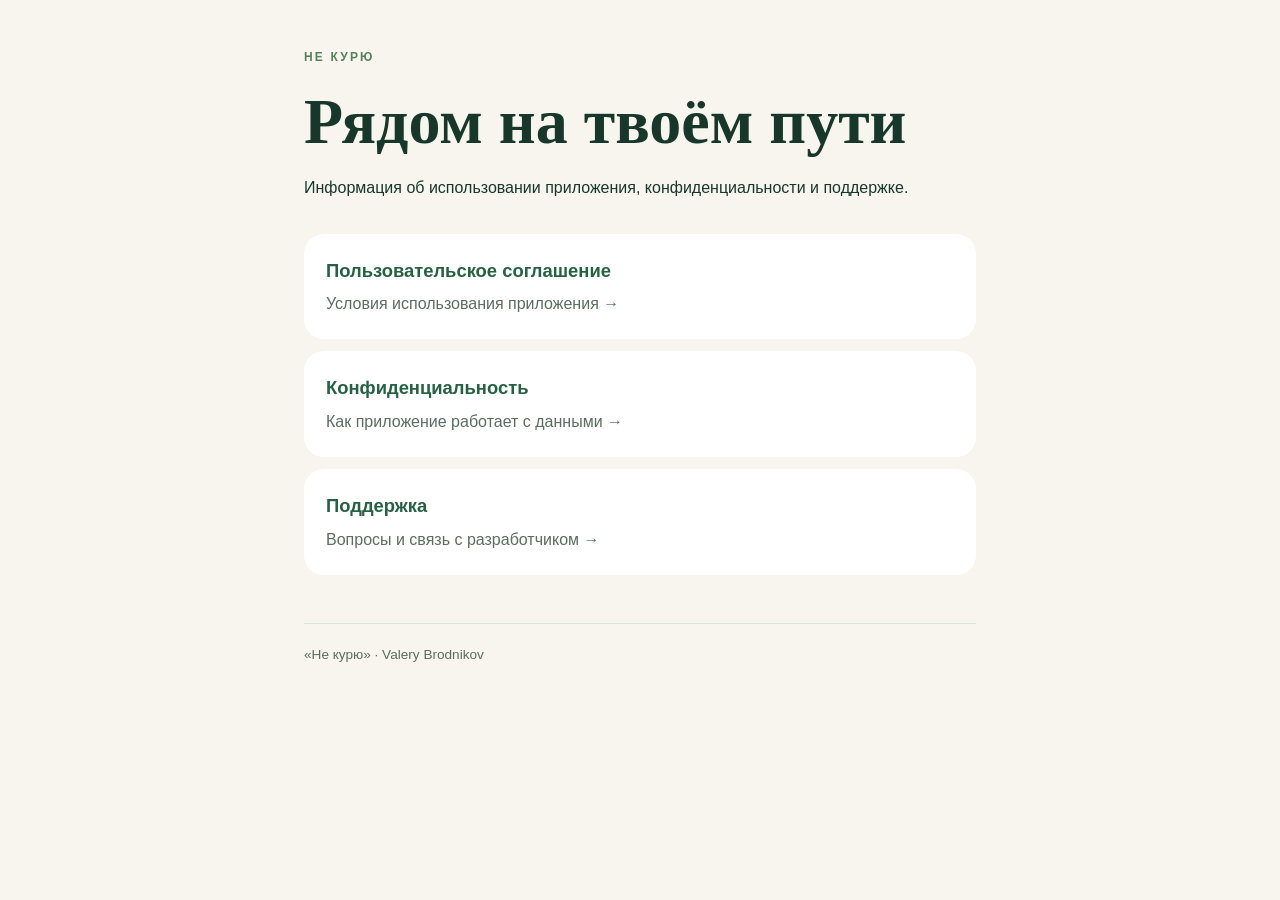
<file: index.html>
<!doctype html>
<html lang="ru">
<head>
  <meta charset="utf-8">
  <meta name="viewport" content="width=device-width, initial-scale=1">
  <title>Не курю — информация</title>
  <link rel="stylesheet" href="style.css">
</head>
<body>
  <main>
    <p class="eyebrow">НЕ КУРЮ</p>
    <h1>Рядом на твоём пути</h1>
    <p>Информация об использовании приложения, конфиденциальности и поддержке.</p>
    <nav aria-label="Информация о приложении">
      <a class="card" href="terms.html"><strong>Пользовательское соглашение</strong><span>Условия использования приложения →</span></a>
      <a class="card" href="privacy.html"><strong>Конфиденциальность</strong><span>Как приложение работает с данными →</span></a>
      <a class="card" href="support.html"><strong>Поддержка</strong><span>Вопросы и связь с разработчиком →</span></a>
    </nav>
    <footer>«Не курю» · Valery Brodnikov</footer>
  </main>
</body>
</html>
</file>
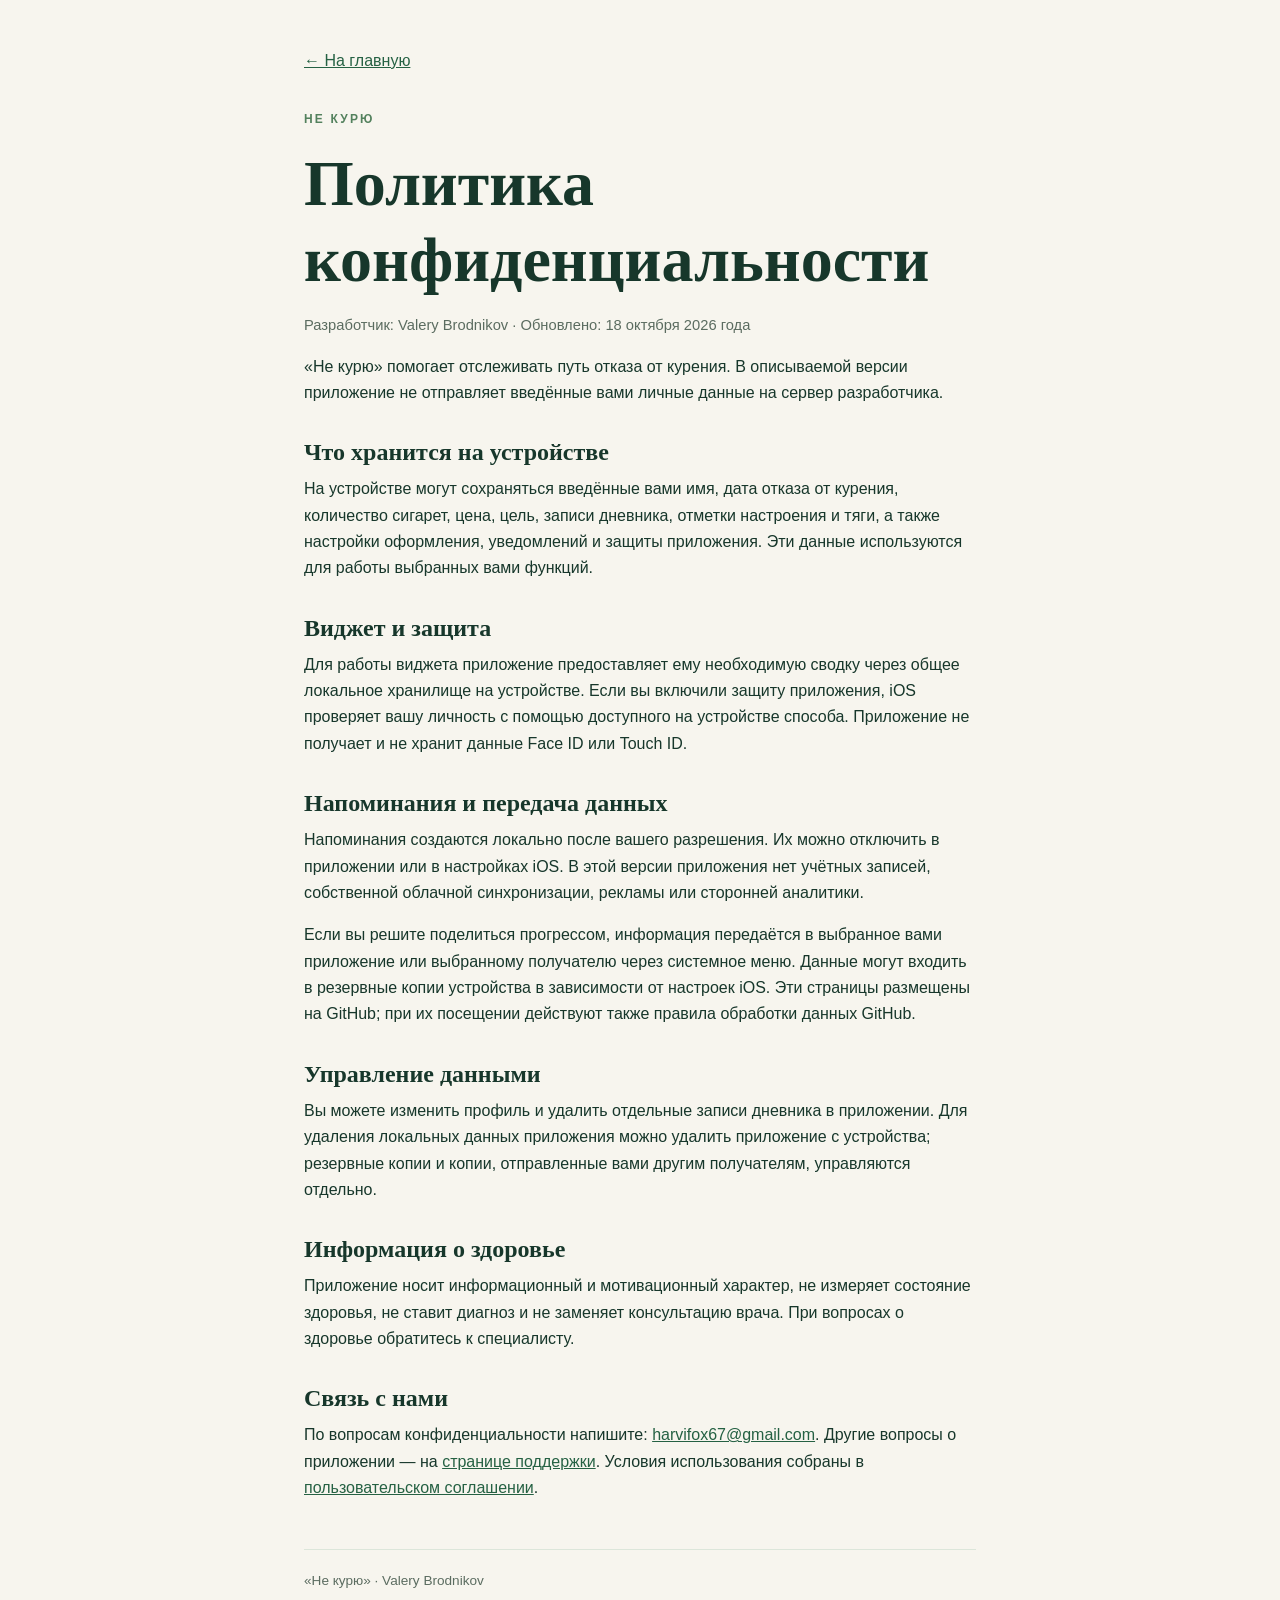
<file: privacy.html>
<!doctype html>
<html lang="ru">
<head>
  <meta charset="utf-8">
  <meta name="viewport" content="width=device-width, initial-scale=1">
  <title>Политика конфиденциальности — Не курю</title>
  <link rel="stylesheet" href="style.css">
</head>
<body>
  <main>
    <a class="back" href="index.html">← На главную</a>
    <p class="eyebrow">НЕ КУРЮ</p>
    <h1>Политика конфиденциальности</h1>
    <p class="muted">Разработчик: Valery Brodnikov · Обновлено: 18 октября 2026 года</p>
    <p>«Не курю» помогает отслеживать путь отказа от курения. В описываемой версии приложение не отправляет введённые вами личные данные на сервер разработчика.</p>
    <h2>Что хранится на устройстве</h2>
    <p>На устройстве могут сохраняться введённые вами имя, дата отказа от курения, количество сигарет, цена, цель, записи дневника, отметки настроения и тяги, а также настройки оформления, уведомлений и защиты приложения. Эти данные используются для работы выбранных вами функций.</p>
    <h2>Виджет и защита</h2>
    <p>Для работы виджета приложение предоставляет ему необходимую сводку через общее локальное хранилище на устройстве. Если вы включили защиту приложения, iOS проверяет вашу личность с помощью доступного на устройстве способа. Приложение не получает и не хранит данные Face ID или Touch ID.</p>
    <h2>Напоминания и передача данных</h2>
    <p>Напоминания создаются локально после вашего разрешения. Их можно отключить в приложении или в настройках iOS. В этой версии приложения нет учётных записей, собственной облачной синхронизации, рекламы или сторонней аналитики.</p>
    <p>Если вы решите поделиться прогрессом, информация передаётся в выбранное вами приложение или выбранному получателю через системное меню. Данные могут входить в резервные копии устройства в зависимости от настроек iOS. Эти страницы размещены на GitHub; при их посещении действуют также правила обработки данных GitHub.</p>
    <h2>Управление данными</h2>
    <p>Вы можете изменить профиль и удалить отдельные записи дневника в приложении. Для удаления локальных данных приложения можно удалить приложение с устройства; резервные копии и копии, отправленные вами другим получателям, управляются отдельно.</p>
    <h2>Информация о здоровье</h2>
    <p>Приложение носит информационный и мотивационный характер, не измеряет состояние здоровья, не ставит диагноз и не заменяет консультацию врача. При вопросах о здоровье обратитесь к специалисту.</p>
    <h2>Связь с нами</h2>
    <p>По вопросам конфиденциальности напишите: <a href="mailto:harvifox67@gmail.com">harvifox67@gmail.com</a>. Другие вопросы о приложении — на <a href="support.html">странице поддержки</a>. Условия использования собраны в <a href="terms.html">пользовательском соглашении</a>.</p>
    <footer>«Не курю» · Valery Brodnikov</footer>
  </main>
</body>
</html>
</file>
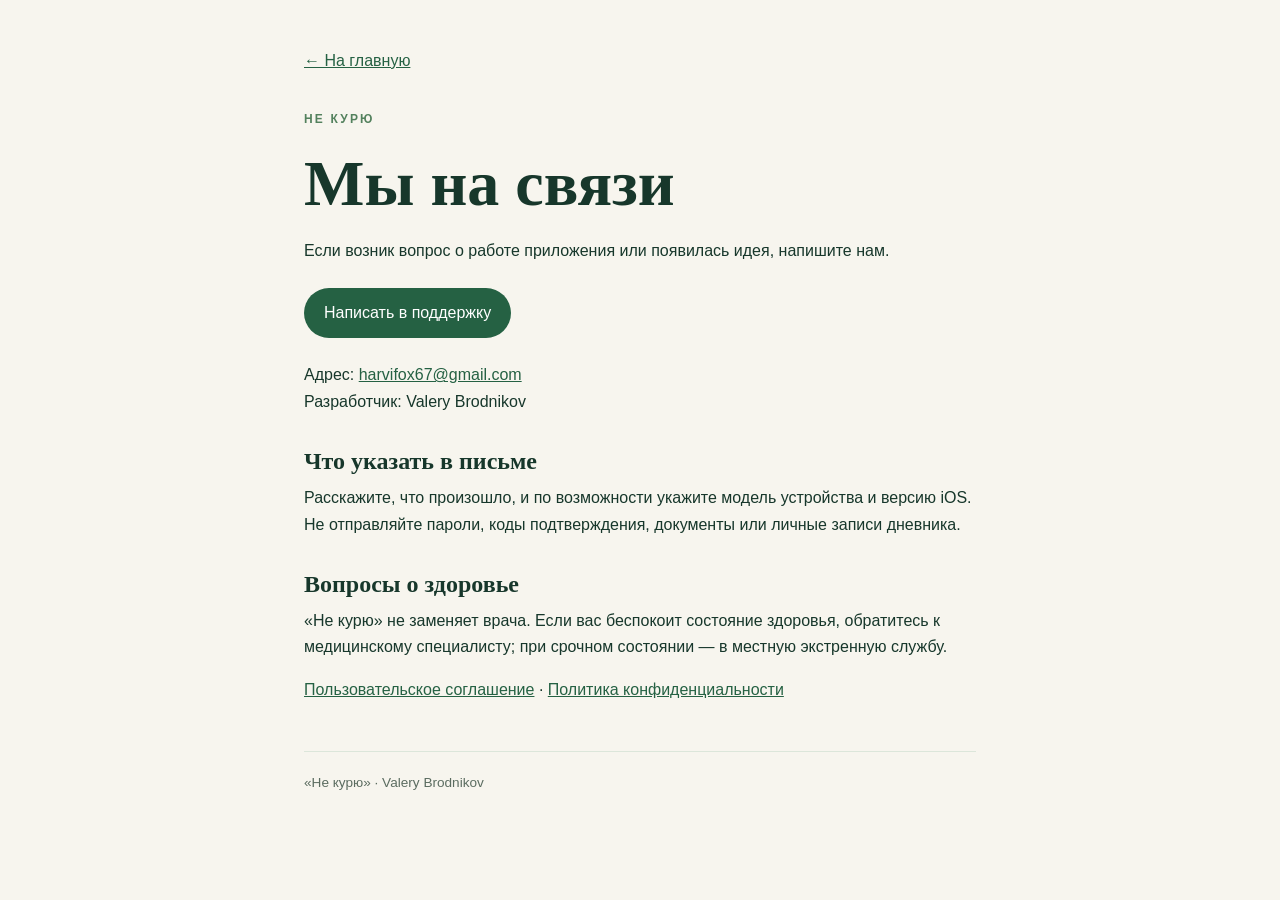
<file: support.html>
<!doctype html>
<html lang="ru">
<head>
  <meta charset="utf-8">
  <meta name="viewport" content="width=device-width, initial-scale=1">
  <title>Поддержка — Не курю</title>
  <link rel="stylesheet" href="style.css">
</head>
<body>
  <main>
    <a class="back" href="index.html">← На главную</a>
    <p class="eyebrow">НЕ КУРЮ</p>
    <h1>Мы на связи</h1>
    <p>Если возник вопрос о работе приложения или появилась идея, напишите нам.</p>
    <a class="button" href="mailto:harvifox67@gmail.com">Написать в поддержку</a>
    <p>Адрес: <a href="mailto:harvifox67@gmail.com">harvifox67@gmail.com</a><br>Разработчик: Valery Brodnikov</p>
    <h2>Что указать в письме</h2>
    <p>Расскажите, что произошло, и по возможности укажите модель устройства и версию iOS. Не отправляйте пароли, коды подтверждения, документы или личные записи дневника.</p>
    <h2>Вопросы о здоровье</h2>
    <p>«Не курю» не заменяет врача. Если вас беспокоит состояние здоровья, обратитесь к медицинскому специалисту; при срочном состоянии — в местную экстренную службу.</p>
    <p><a href="terms.html">Пользовательское соглашение</a> · <a href="privacy.html">Политика конфиденциальности</a></p>
    <footer>«Не курю» · Valery Brodnikov</footer>
  </main>
</body>
</html>
</file>
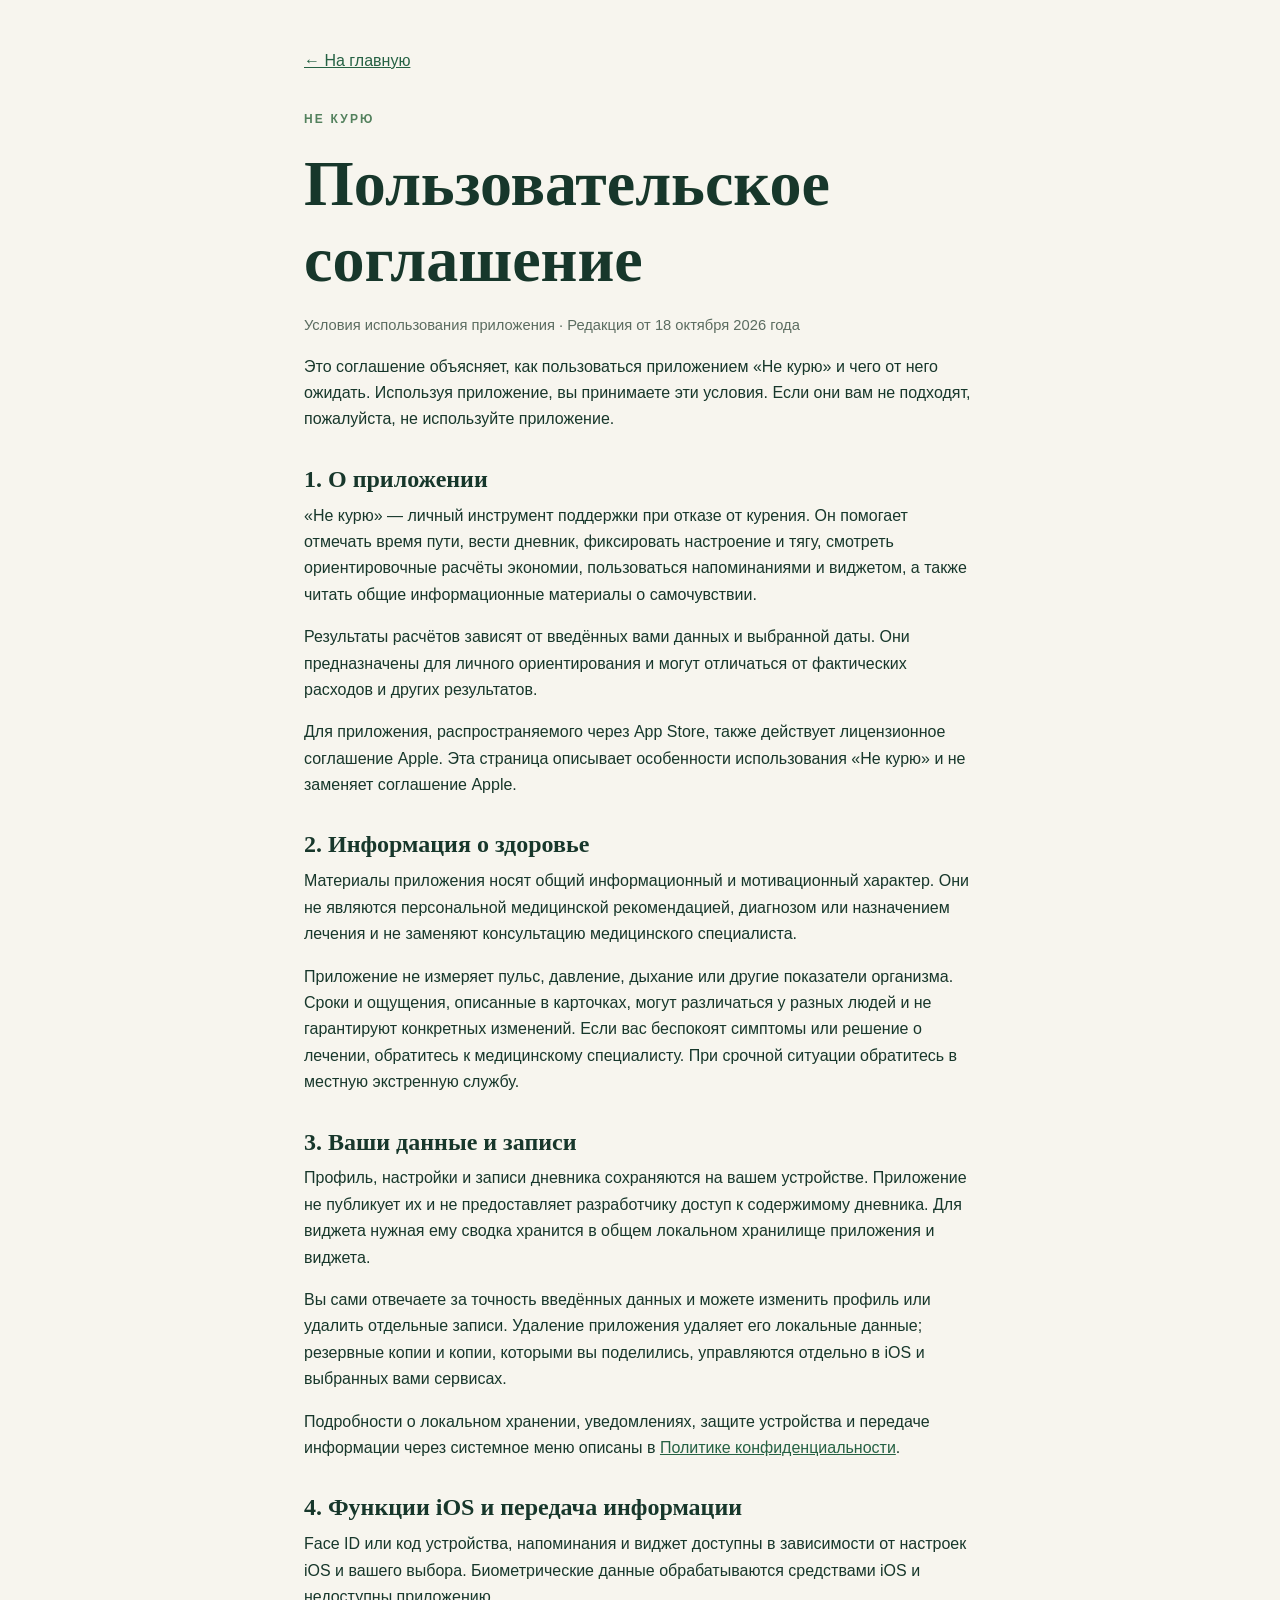
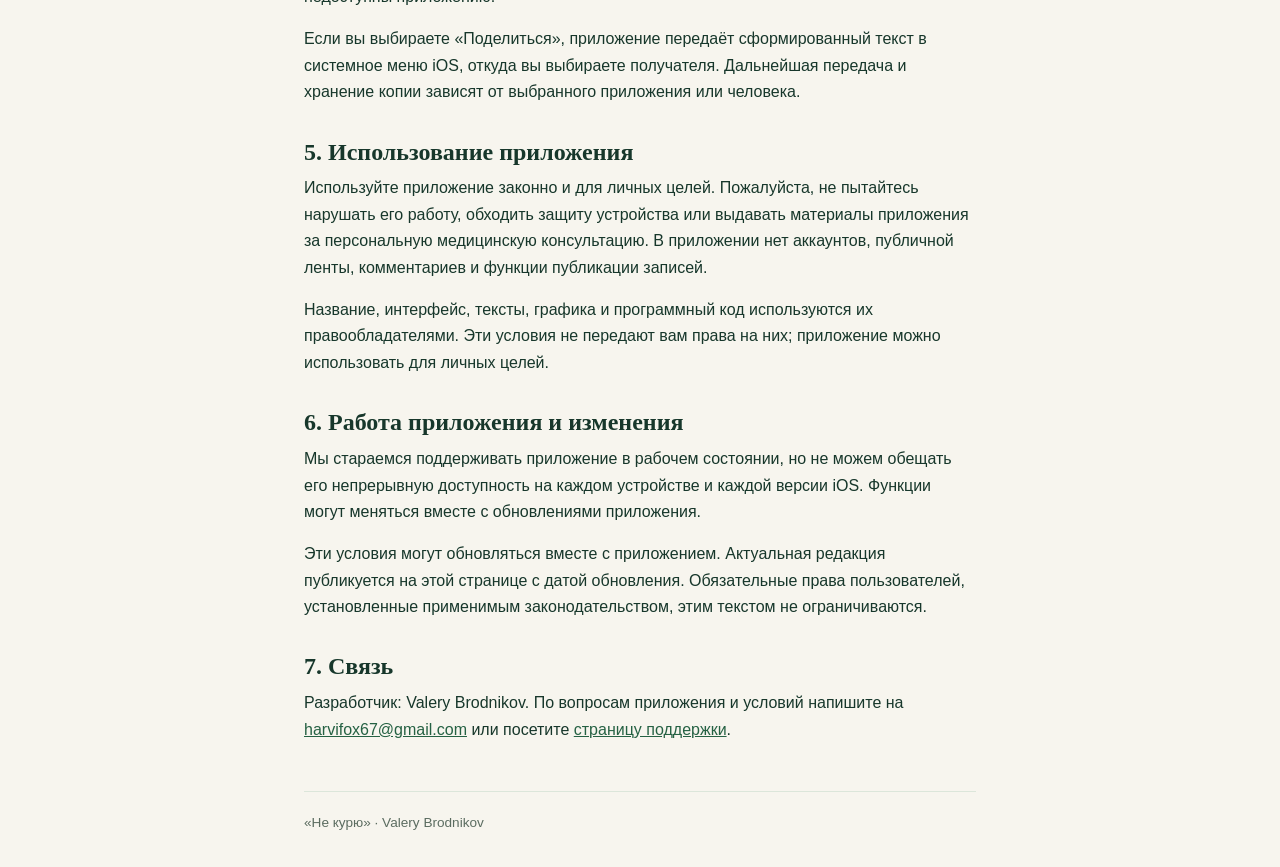
<file: terms.html>
<!doctype html>
<html lang="ru">
<head>
  <meta charset="utf-8">
  <meta name="viewport" content="width=device-width, initial-scale=1">
  <title>Пользовательское соглашение — Не курю</title>
  <link rel="stylesheet" href="style.css">
</head>
<body>
  <main>
    <a class="back" href="index.html">← На главную</a>
    <p class="eyebrow">НЕ КУРЮ</p>
    <h1>Пользовательское соглашение</h1>
    <p class="muted">Условия использования приложения · Редакция от 18 октября 2026 года</p>
    <p>Это соглашение объясняет, как пользоваться приложением «Не курю» и чего от него ожидать. Используя приложение, вы принимаете эти условия. Если они вам не подходят, пожалуйста, не используйте приложение.</p>
    <h2>1. О приложении</h2>
    <p>«Не курю» — личный инструмент поддержки при отказе от курения. Он помогает отмечать время пути, вести дневник, фиксировать настроение и тягу, смотреть ориентировочные расчёты экономии, пользоваться напоминаниями и виджетом, а также читать общие информационные материалы о самочувствии.</p>
    <p>Результаты расчётов зависят от введённых вами данных и выбранной даты. Они предназначены для личного ориентирования и могут отличаться от фактических расходов и других результатов.</p>
    <p>Для приложения, распространяемого через App Store, также действует лицензионное соглашение Apple. Эта страница описывает особенности использования «Не курю» и не заменяет соглашение Apple.</p>
    <h2>2. Информация о здоровье</h2>
    <p>Материалы приложения носят общий информационный и мотивационный характер. Они не являются персональной медицинской рекомендацией, диагнозом или назначением лечения и не заменяют консультацию медицинского специалиста.</p>
    <p>Приложение не измеряет пульс, давление, дыхание или другие показатели организма. Сроки и ощущения, описанные в карточках, могут различаться у разных людей и не гарантируют конкретных изменений. Если вас беспокоят симптомы или решение о лечении, обратитесь к медицинскому специалисту. При срочной ситуации обратитесь в местную экстренную службу.</p>
    <h2>3. Ваши данные и записи</h2>
    <p>Профиль, настройки и записи дневника сохраняются на вашем устройстве. Приложение не публикует их и не предоставляет разработчику доступ к содержимому дневника. Для виджета нужная ему сводка хранится в общем локальном хранилище приложения и виджета.</p>
    <p>Вы сами отвечаете за точность введённых данных и можете изменить профиль или удалить отдельные записи. Удаление приложения удаляет его локальные данные; резервные копии и копии, которыми вы поделились, управляются отдельно в iOS и выбранных вами сервисах.</p>
    <p>Подробности о локальном хранении, уведомлениях, защите устройства и передаче информации через системное меню описаны в <a href="privacy.html">Политике конфиденциальности</a>.</p>
    <h2>4. Функции iOS и передача информации</h2>
    <p>Face ID или код устройства, напоминания и виджет доступны в зависимости от настроек iOS и вашего выбора. Биометрические данные обрабатываются средствами iOS и недоступны приложению.</p>
    <p>Если вы выбираете «Поделиться», приложение передаёт сформированный текст в системное меню iOS, откуда вы выбираете получателя. Дальнейшая передача и хранение копии зависят от выбранного приложения или человека.</p>
    <h2>5. Использование приложения</h2>
    <p>Используйте приложение законно и для личных целей. Пожалуйста, не пытайтесь нарушать его работу, обходить защиту устройства или выдавать материалы приложения за персональную медицинскую консультацию. В приложении нет аккаунтов, публичной ленты, комментариев и функции публикации записей.</p>
    <p>Название, интерфейс, тексты, графика и программный код используются их правообладателями. Эти условия не передают вам права на них; приложение можно использовать для личных целей.</p>
    <h2>6. Работа приложения и изменения</h2>
    <p>Мы стараемся поддерживать приложение в рабочем состоянии, но не можем обещать его непрерывную доступность на каждом устройстве и каждой версии iOS. Функции могут меняться вместе с обновлениями приложения.</p>
    <p>Эти условия могут обновляться вместе с приложением. Актуальная редакция публикуется на этой странице с датой обновления. Обязательные права пользователей, установленные применимым законодательством, этим текстом не ограничиваются.</p>
    <h2>7. Связь</h2>
    <p>Разработчик: Valery Brodnikov. По вопросам приложения и условий напишите на <a href="mailto:harvifox67@gmail.com">harvifox67@gmail.com</a> или посетите <a href="support.html">страницу поддержки</a>.</p>
    <footer>«Не курю» · Valery Brodnikov</footer>
  </main>
</body>
</html>
</file>
<file: style.css>
:root { color-scheme: light; font-family: -apple-system, BlinkMacSystemFont, "Segoe UI", sans-serif; color: #17372b; background: #f7f5ee; }
* { box-sizing: border-box; }
body { margin: 0; line-height: 1.65; }
main { max-width: 720px; padding: 48px 24px 32px; margin: auto; }
h1, h2 { font-family: Georgia, serif; line-height: 1.18; }
h1 { font-size: clamp(2.3rem, 7vw, 4rem); margin: 0 0 16px; }
h2 { font-size: 1.5rem; margin: 2rem 0 .6rem; }
p { margin: 0 0 1rem; }
a { color: #256143; overflow-wrap: anywhere; }
a:focus-visible { outline: 3px solid #b97a33; outline-offset: 4px; }
.eyebrow { color: #53815d; font-size: .75rem; font-weight: 700; letter-spacing: .18em; }
.muted { color: #5b6c60; font-size: .92rem; }
.back { display: inline-block; margin-bottom: 36px; }
nav { display: grid; gap: 12px; margin-top: 32px; }
.card { display: grid; gap: 5px; padding: 22px; border-radius: 20px; background: white; text-decoration: none; }
.card strong { font-size: 1.15rem; }
.card span { color: #5b6c60; }
.button { display: inline-block; padding: 12px 20px; border-radius: 999px; background: #256143; color: white; text-decoration: none; margin: 8px 0 24px; }
footer { border-top: 1px solid #dce6da; margin-top: 48px; padding-top: 20px; color: #5b6c60; font-size: .85rem; }
</file>
